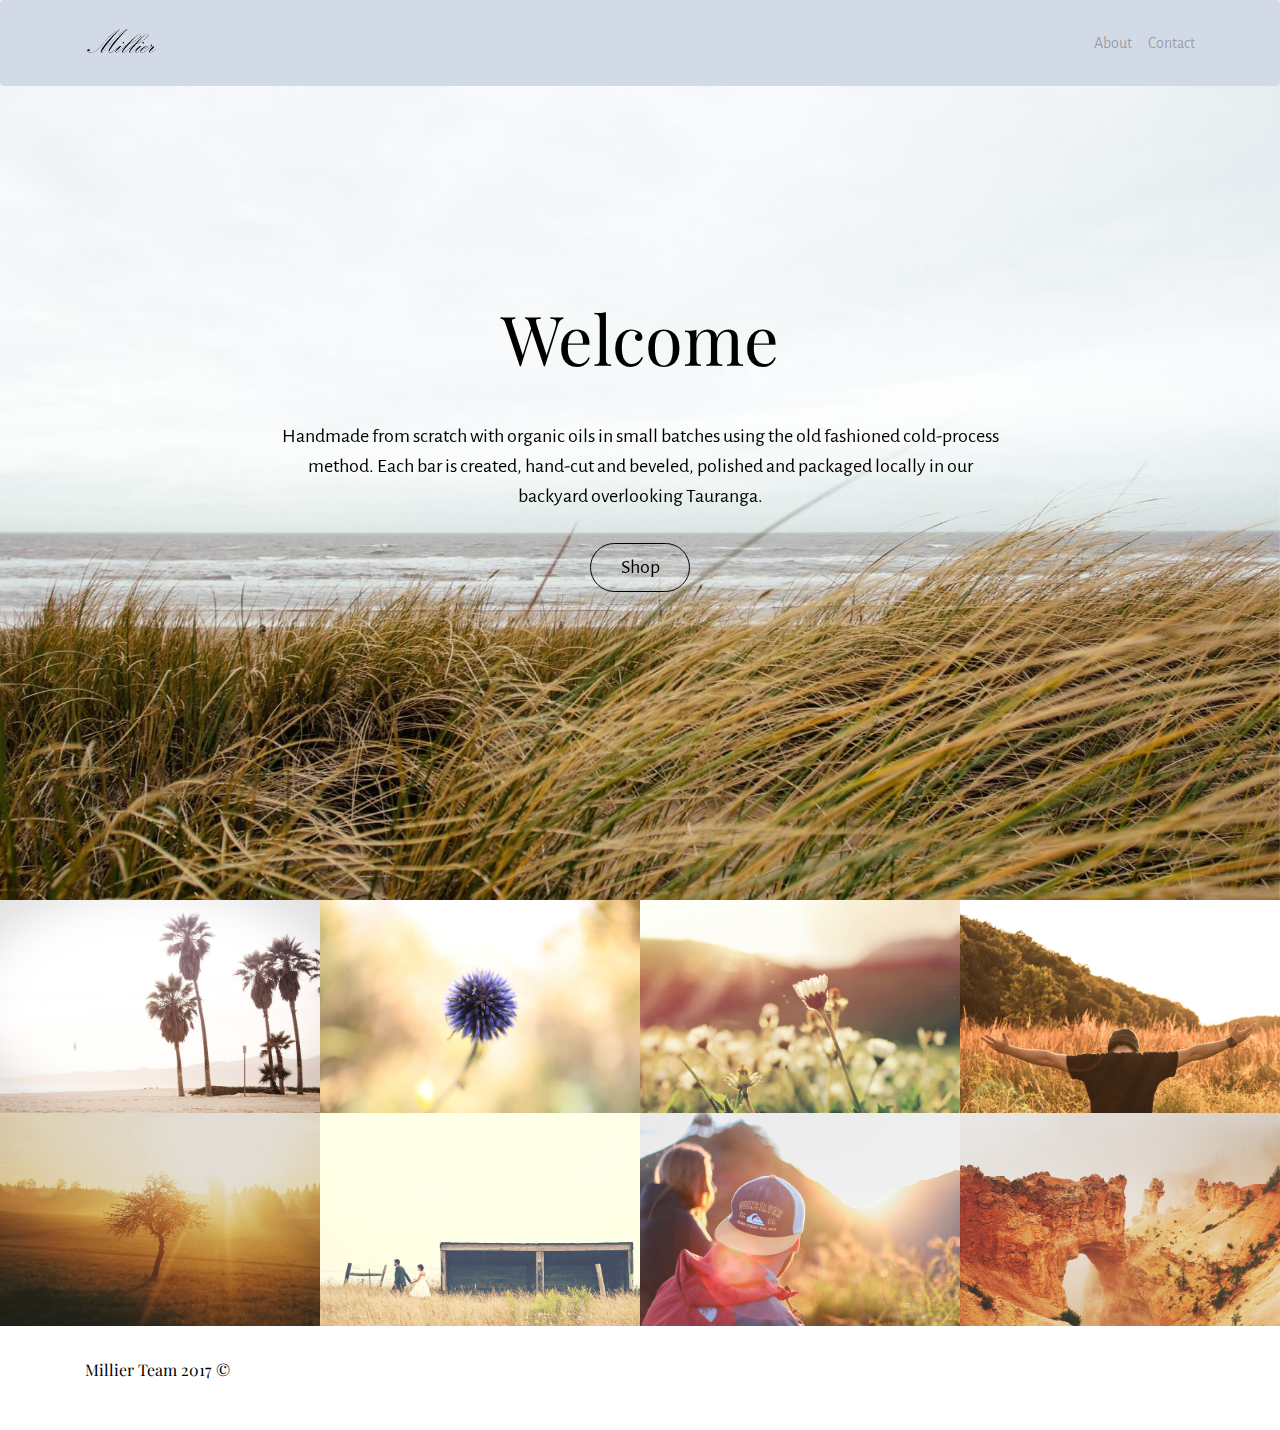
<file: index.html>
<!DOCTYPE html>
<html>
<head>
  <!-- Site made with Mobirise Website Builder v3.12.1, https://mobirise.com -->
  <meta charset="UTF-8">
  <meta http-equiv="X-UA-Compatible" content="IE=edge">
  <meta name="generator" content="Mobirise v3.12.1, mobirise.com">
  <meta name="viewport" content="width=device-width, initial-scale=1">
  <link rel="shortcut icon" href="assets/images/millier-254x128.png" type="image/x-icon">
  <meta name="description" content="">
  <title>Millier Home</title>
  <link rel="stylesheet" href="https://fonts.googleapis.com/css?family=Playfair+Display:400,700&subset=latin,cyrillic">
  <link rel="stylesheet" href="https://fonts.googleapis.com/css?family=Alegreya+Sans:400,700&subset=latin,vietnamese,latin-ext">
  <link rel="stylesheet" href="assets/tether/tether.min.css">
  <link rel="stylesheet" href="assets/bootstrap/css/bootstrap.min.css">
  <link rel="stylesheet" href="assets/puritym/css/style.css">
  <link rel="stylesheet" href="assets/mobirise/css/mbr-additional.css" type="text/css">
  
  
  
</head>
<body>
<nav class="navbar navbar-light mbr-navbar" id="menu-e" style="background-color: rgb(211, 218, 231);">
    <div class="container">
        <button class="navbar-toggler pull-right hidden-md-up" type="button" data-toggle="collapse" data-target="#exCollapsingNavbar2">
            <div class="hamburger-icon"></div>
        </button>

        <div class="clearfix"></div>
        <div class="collapse navbar-toggleable-sm" id="exCollapsingNavbar2">
            <span class="navbar-logo"><a href="index.html"><img src="assets/images/millier-254x128.png" alt="Millier Home"></a></span>
            <span><a class="navbar-brand" href="#"> </a></span>

            

            <ul class="nav navbar-nav pull-xs-right"><li class="nav-item"><a class="nav-link" href="about.html">About</a></li><li class="nav-item"><a class="nav-link" href="contact.html">Contact</a></li></ul>
        </div>
    </div>
</nav>

<section class="mbr-section mbr-section-full mbr-parallax-background mbr-after-navbar" id="header1-1" style="background-image: url(assets/images/photo-1.jpg);">
    <div class="mbr-table-cell">
        
        <div class="container">
            <div class="row">
                <div class="col-md-8 col-md-offset-2 text-xs-center">

                    <h1 class="mbr-section-title display-1">Welcome</h1>
                    <p class="lead">Handmade from scratch with organic oils in small batches using the old fashioned cold-process method. Each bar is created, hand-cut and beveled, polished and packaged locally in our backyard overlooking Tauranga.</p>
                    <div class="mbr-buttons--center"> <a class="btn btn-lg btn-secondary-outline" href="soap.html">Shop</a></div>
                </div>
            </div>
        </div>
        <a class="mbr-arrow" href="#gallery1-2"><i class="fa fa-angle-down"></i></a>
    </div>
</section>

<section class="mbr-gallery mbr-section mbr-section-nopadding" id="gallery1-2" style="background-color: rgb(239, 239, 239); padding-top: 0rem; padding-bottom: 0rem;">
    <!-- Gallery -->
    <div>
        <div class=" mbr-gallery-layout-default">
            <div>
                <div>
                    <div class="mbr-gallery-item">
                        <a data-toggle="modal" href="#lb-gallery1-2" data-slide-to="0">
                            <img alt="" src="assets/images/photo-3-small.jpg">
                            <span class="icon fa fa-search-plus"></span>
                        </a>
                    </div><div class="mbr-gallery-item">
                        <a data-toggle="modal" href="#lb-gallery1-2" data-slide-to="1">
                            <img alt="" src="assets/images/photo-4-small.jpg">
                            <span class="icon fa fa-search-plus"></span>
                        </a>
                    </div><div class="mbr-gallery-item">
                        <a data-toggle="modal" href="#lb-gallery1-2" data-slide-to="2">
                            <img alt="" src="assets/images/photo-5-small.jpg">
                            <span class="icon fa fa-search-plus"></span>
                        </a>
                    </div><div class="mbr-gallery-item">
                        <a data-toggle="modal" href="#lb-gallery1-2" data-slide-to="3">
                            <img alt="" src="assets/images/photo-7-small.jpg">
                            <span class="icon fa fa-search-plus"></span>
                        </a>
                    </div><div class="mbr-gallery-item">
                        <a data-toggle="modal" href="#lb-gallery1-2" data-slide-to="4">
                            <img alt="" src="assets/images/photo-8-small.jpg">
                            <span class="icon fa fa-search-plus"></span>
                        </a>
                    </div><div class="mbr-gallery-item">
                        <a data-toggle="modal" href="#lb-gallery1-2" data-slide-to="5">
                            <img alt="" src="assets/images/photo-11-small.jpg">
                            <span class="icon fa fa-search-plus"></span>
                        </a>
                    </div><div class="mbr-gallery-item">
                        <a data-toggle="modal" href="#lb-gallery1-2" data-slide-to="6">
                            <img alt="" src="assets/images/photo-12-small.jpg">
                            <span class="icon fa fa-search-plus"></span>
                        </a>
                    </div><div class="mbr-gallery-item">
                        <a data-toggle="modal" href="#lb-gallery1-2" data-slide-to="7">
                            <img alt="" src="assets/images/photo-13-small.jpg">
                            <span class="icon fa fa-search-plus"></span>
                        </a>
                    </div>
                </div>
            </div>
            <div class="clearfix"></div>
        </div>
    </div>

    <!-- Lightbox -->
    <div data-app-prevent-settings="" class="mbr-slider modal fade carousel slide" tabindex="-1" data-keyboard="true" data-interval="false" id="lb-gallery1-2">
        <div class="modal-dialog">
            <div class="modal-content">
                <div class="modal-body">
                    <ol class="carousel-indicators">
                        <li data-app-prevent-settings="" data-target="#lb-gallery1-2" class=" active" data-slide-to="0"></li><li data-app-prevent-settings="" data-target="#lb-gallery1-2" data-slide-to="1"></li><li data-app-prevent-settings="" data-target="#lb-gallery1-2" data-slide-to="2"></li><li data-app-prevent-settings="" data-target="#lb-gallery1-2" data-slide-to="3"></li><li data-app-prevent-settings="" data-target="#lb-gallery1-2" data-slide-to="4"></li><li data-app-prevent-settings="" data-target="#lb-gallery1-2" data-slide-to="5"></li><li data-app-prevent-settings="" data-target="#lb-gallery1-2" data-slide-to="6"></li><li data-app-prevent-settings="" data-target="#lb-gallery1-2" data-slide-to="7"></li>
                    </ol>
                    <div class="carousel-inner">
                        <div class="carousel-item active">
                            <img alt="" src="assets/images/photo-3.jpg">
                        </div><div class="carousel-item">
                            <img alt="" src="assets/images/photo-4.jpg">
                        </div><div class="carousel-item">
                            <img alt="" src="assets/images/photo-5.jpg">
                        </div><div class="carousel-item">
                            <img alt="" src="assets/images/photo-7.jpg">
                        </div><div class="carousel-item">
                            <img alt="" src="assets/images/photo-8.jpg">
                        </div><div class="carousel-item">
                            <img alt="" src="assets/images/photo-11.jpg">
                        </div><div class="carousel-item">
                            <img alt="" src="assets/images/photo-12.jpg">
                        </div><div class="carousel-item">
                            <img alt="" src="assets/images/photo-13.jpg">
                        </div>
                    </div>
                    <a class="left carousel-control" role="button" data-slide="prev" href="#lb-gallery1-2">
                        <span class="icon-prev" aria-hidden="true"></span>
                        <span class="sr-only">Previous</span>
                    </a>
                    <a class="right carousel-control" role="button" data-slide="next" href="#lb-gallery1-2">
                        <span class="icon-next" aria-hidden="true"></span>
                        <span class="sr-only">Next</span>
                    </a>

                    <a class="close" href="#" role="button" data-dismiss="modal">
                        <span aria-hidden="true">×</span>
                        <span class="sr-only">Close</span>
                    </a>
                </div>
            </div>
        </div>
    </div>
</section>

<footer class="mbr-section mbr-section-nopadding mbr-footer" id="footer1-3" style="background-color: rgb(255, 255, 255); padding-top: 2rem; padding-bottom: 1.98rem;">
    
    <div class="container">
        <p>Millier Team 2017 ©</p>
    </div>
</footer>


  <script src="assets/web/assets/jquery/jquery.min.js"></script>
  <script src="assets/tether/tether.min.js"></script>
  <script src="assets/bootstrap/js/bootstrap.min.js"></script>
  <script src="assets/smooth-scroll/SmoothScroll.js"></script>
  <script src="assets/jarallax/jarallax.js"></script>
  <script src="assets/masonry/masonry.pkgd.min.js"></script>
  <script src="assets/imagesloaded/imagesloaded.pkgd.min.js"></script>
  <script src="assets/bootstrap-carousel-swipe/bootstrap-carousel-swipe.js"></script>
  <script src="assets/puritym/js/script.js"></script>
  <script src="assets/mobirise-gallery/script.js"></script>
  
  
</body>
</html>
</file>
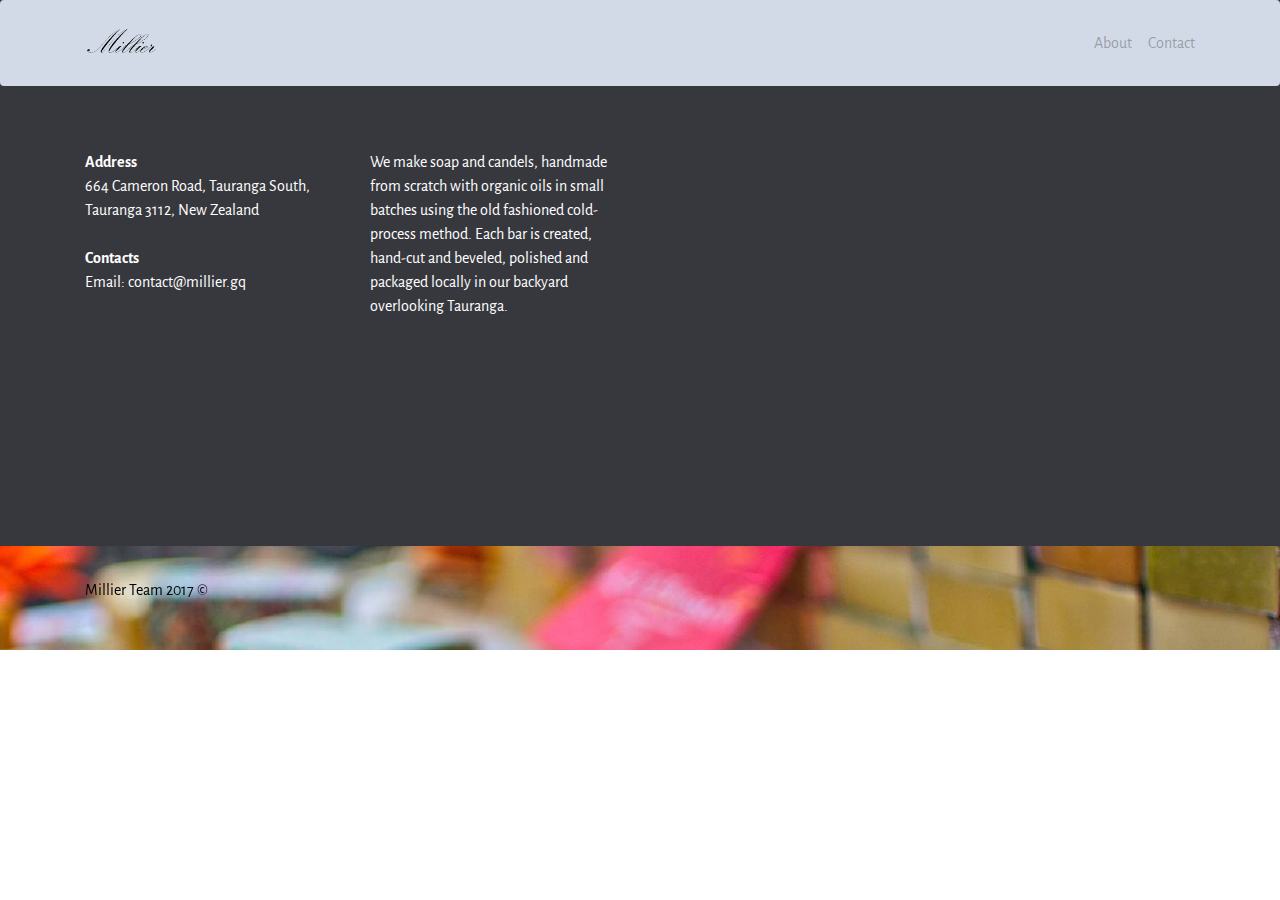
<file: about.html>
<!DOCTYPE html>
<html>
<head>
  <!-- Site made with Mobirise Website Builder v3.12.1, https://mobirise.com -->
  <meta charset="UTF-8">
  <meta http-equiv="X-UA-Compatible" content="IE=edge">
  <meta name="generator" content="Mobirise v3.12.1, mobirise.com">
  <meta name="viewport" content="width=device-width, initial-scale=1">
  <link rel="shortcut icon" href="assets/images/millier-254x128.png" type="image/x-icon">
  <meta name="description" content="">
  <title>About Us</title>
  <link rel="stylesheet" href="https://fonts.googleapis.com/css?family=Playfair+Display:400,700&subset=latin,cyrillic">
  <link rel="stylesheet" href="https://fonts.googleapis.com/css?family=Alegreya+Sans:400,700&subset=latin,vietnamese,latin-ext">
  <link rel="stylesheet" href="assets/tether/tether.min.css">
  <link rel="stylesheet" href="assets/bootstrap/css/bootstrap.min.css">
  <link rel="stylesheet" href="assets/puritym/css/style.css">
  <link rel="stylesheet" href="assets/mobirise/css/mbr-additional.css" type="text/css">
  
  
  
</head>
<body>
<nav class="navbar navbar-light mbr-navbar" id="menu-4" style="background-color: rgb(211, 218, 231);">
    <div class="container">
        <button class="navbar-toggler pull-right hidden-md-up" type="button" data-toggle="collapse" data-target="#exCollapsingNavbar2">
            <div class="hamburger-icon"></div>
        </button>

        <div class="clearfix"></div>
        <div class="collapse navbar-toggleable-sm" id="exCollapsingNavbar2">
            <span class="navbar-logo"><a href="index.html"><img src="assets/images/millier-254x128.png" alt="Mobirise"></a></span>
            <span><a class="navbar-brand" href="https://mobirise.com"></a></span>

            

            <ul class="nav navbar-nav pull-xs-right"><li class="nav-item"><a class="nav-link" href="about.html">About</a></li><li class="nav-item"><a class="nav-link" href="contact.html">Contact</a></li></ul>
        </div>
    </div>
</nav>

<section class="mbr-section mbr-section-small mbr-footer mbr-after-navbar" id="contacts2-n" style="background-color: rgb(55, 56, 62); padding-top: 6rem; padding-bottom: 6rem;">
    
    <div class="container">
        <div class="row">
            <div class="col-xs-12 col-md-3">
                <p><strong>Address</strong><br>664 Cameron Road, Tauranga South, Tauranga 3112, New Zealand<br><br>
<strong>Contacts</strong><br>
Email: contact@millier.gq<br><br></p>
            </div>
            <div class="col-xs-12 col-md-3"><p>We make soap and candels,&nbsp;<span style="font-size: 1rem; line-height: 1.5;">handmade from scratch with organic oils in small batches using the old fashioned cold-process method. Each bar is created, hand-cut and beveled, polished and packaged locally in our backyard overlooking Tauranga.</span></p></div>
            <div class="col-xs-12 col-md-6">
                <div class="mbr-map"><iframe frameborder="0" style="border:0" src="https://www.google.com/maps/embed/v1/place?key=AIzaSyA0Dx_boXQiwvdz8sJHoYeZNVTdoWONYkU&amp;q=place_id:ChIJ7VO57MrbbW0ROQVqjyO7QIs" allowfullscreen=""></iframe></div>
            </div>
        </div>
    </div>
</section>

<footer class="mbr-section mbr-section-nopadding mbr-footer mbr-parallax-background" id="footer1-5" style="background-image: url(assets/images/mbr-2000x1325.jpg); padding-top: 2rem; padding-bottom: 1.98rem;">
    
    <div class="container">
        <p>Millier Team 2017 ©</p>
    </div>
</footer>


  <script src="assets/web/assets/jquery/jquery.min.js"></script>
  <script src="assets/tether/tether.min.js"></script>
  <script src="assets/bootstrap/js/bootstrap.min.js"></script>
  <script src="assets/smooth-scroll/SmoothScroll.js"></script>
  <script src="assets/jarallax/jarallax.js"></script>
  <script src="assets/puritym/js/script.js"></script>
  
  
</body>
</html>
</file>
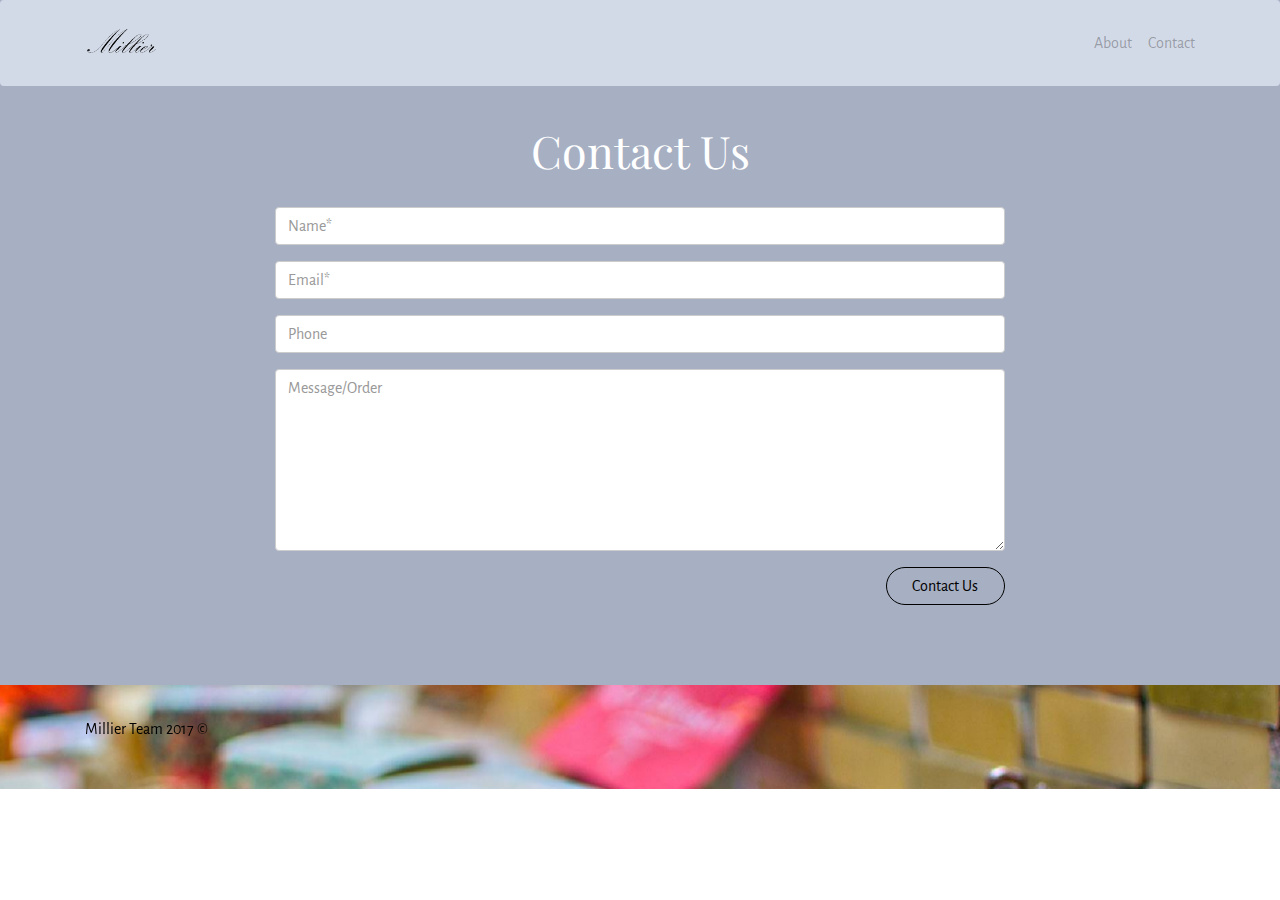
<file: contact.html>
<!DOCTYPE html>
<html>
<head>
  <!-- Site made with Mobirise Website Builder v3.12.1, https://mobirise.com -->
  <meta charset="UTF-8">
  <meta http-equiv="X-UA-Compatible" content="IE=edge">
  <meta name="generator" content="Mobirise v3.12.1, mobirise.com">
  <meta name="viewport" content="width=device-width, initial-scale=1">
  <link rel="shortcut icon" href="assets/images/millier-254x128.png" type="image/x-icon">
  <meta name="description" content="">
  <title>Contact</title>
  <link rel="stylesheet" href="https://fonts.googleapis.com/css?family=Playfair+Display:400,700&subset=latin,cyrillic">
  <link rel="stylesheet" href="https://fonts.googleapis.com/css?family=Alegreya+Sans:400,700&subset=latin,vietnamese,latin-ext">
  <link rel="stylesheet" href="assets/tether/tether.min.css">
  <link rel="stylesheet" href="assets/bootstrap/css/bootstrap.min.css">
  <link rel="stylesheet" href="assets/puritym/css/style.css">
  <link rel="stylesheet" href="assets/mobirise/css/mbr-additional.css" type="text/css">
  
  
  
</head>
<body>
<nav class="navbar navbar-light mbr-navbar" id="menu-6" style="background-color: rgb(211, 218, 231);">
    <div class="container">
        <button class="navbar-toggler pull-right hidden-md-up" type="button" data-toggle="collapse" data-target="#exCollapsingNavbar2">
            <div class="hamburger-icon"></div>
        </button>

        <div class="clearfix"></div>
        <div class="collapse navbar-toggleable-sm" id="exCollapsingNavbar2">
            <span class="navbar-logo"><a href="index.html"><img src="assets/images/millier-254x128.png" alt="Mobirise"></a></span>
            <span><a class="navbar-brand" href="https://mobirise.com"></a></span>

            

            <ul class="nav navbar-nav pull-xs-right"><li class="nav-item"><a class="nav-link" href="about.html">About</a></li><li class="nav-item"><a class="nav-link" href="contact.html">Contact</a></li></ul>
        </div>
    </div>
</nav>

<section class="mbr-section mbr-section-small mbr-after-navbar" id="form1-8" style="background-color: rgb(167, 176, 195); padding-top: 4.5rem; padding-bottom: 4.5rem;">
    
    <div class="container">
        <div class="row">
            <div class="col-sm-8 col-sm-offset-2" data-form-type="formoid">
                <h2 class="mbr-section-title display-3 text-xs-center">Contact Us</h2>

                <div data-form-alert="true"><div hidden="" data-form-alert-success="true">Thanks for filling out form!</div></div>
                <form action="https://mobirise.com/" method="post" data-form-title="Contact Us">
                    <input type="hidden" value="5YyID9tXDcJMr/durX1fY9mJdIIf4tMsqP9FNbGbcZXBKBU1dXB9LnTny9cEaZ2G4wC+tpBhK7ANCanKZh66aEseiXdkVQGxeAiMEPR05I4tat4Hce7pBK+p8M5LgZzS" data-form-email="true">
                    <div class="form-group">
                        <input type="text" class="form-control" name="name" required="" placeholder="Name*" data-form-field="Name">
                    </div>
                    <div class="form-group">
                        <input type="email" class="form-control" name="email" required="" placeholder="Email*" data-form-field="Email">
                    </div>
                    <div class="form-group">
                        <input type="tel" class="form-control" name="phone" placeholder="Phone" data-form-field="Phone">
                    </div>
                    <div class="form-group">
                        <textarea class="form-control" name="message" rows="7" placeholder="Message/Order" data-form-field="Message"></textarea>
                    </div>
                    <div class="text-xs-right"><button type="submit" class="btn btn-secondary-outline">Contact Us</button></div>
                </form>
            </div>
        </div>
    </div>
</section>

<footer class="mbr-section mbr-section-nopadding mbr-footer mbr-parallax-background" id="footer1-7" style="background-image: url(assets/images/mbr-2000x1325.jpg); padding-top: 2rem; padding-bottom: 1.98rem;">
    
    <div class="container">
        <p>Millier Team 2017 ©</p>
    </div>
</footer>


  <script src="assets/web/assets/jquery/jquery.min.js"></script>
  <script src="assets/tether/tether.min.js"></script>
  <script src="assets/bootstrap/js/bootstrap.min.js"></script>
  <script src="assets/smooth-scroll/SmoothScroll.js"></script>
  <script src="assets/jarallax/jarallax.js"></script>
  <script src="assets/puritym/js/script.js"></script>
  <script src="assets/formoid/formoid.min.js"></script>
  
  
</body>
</html>
</file>
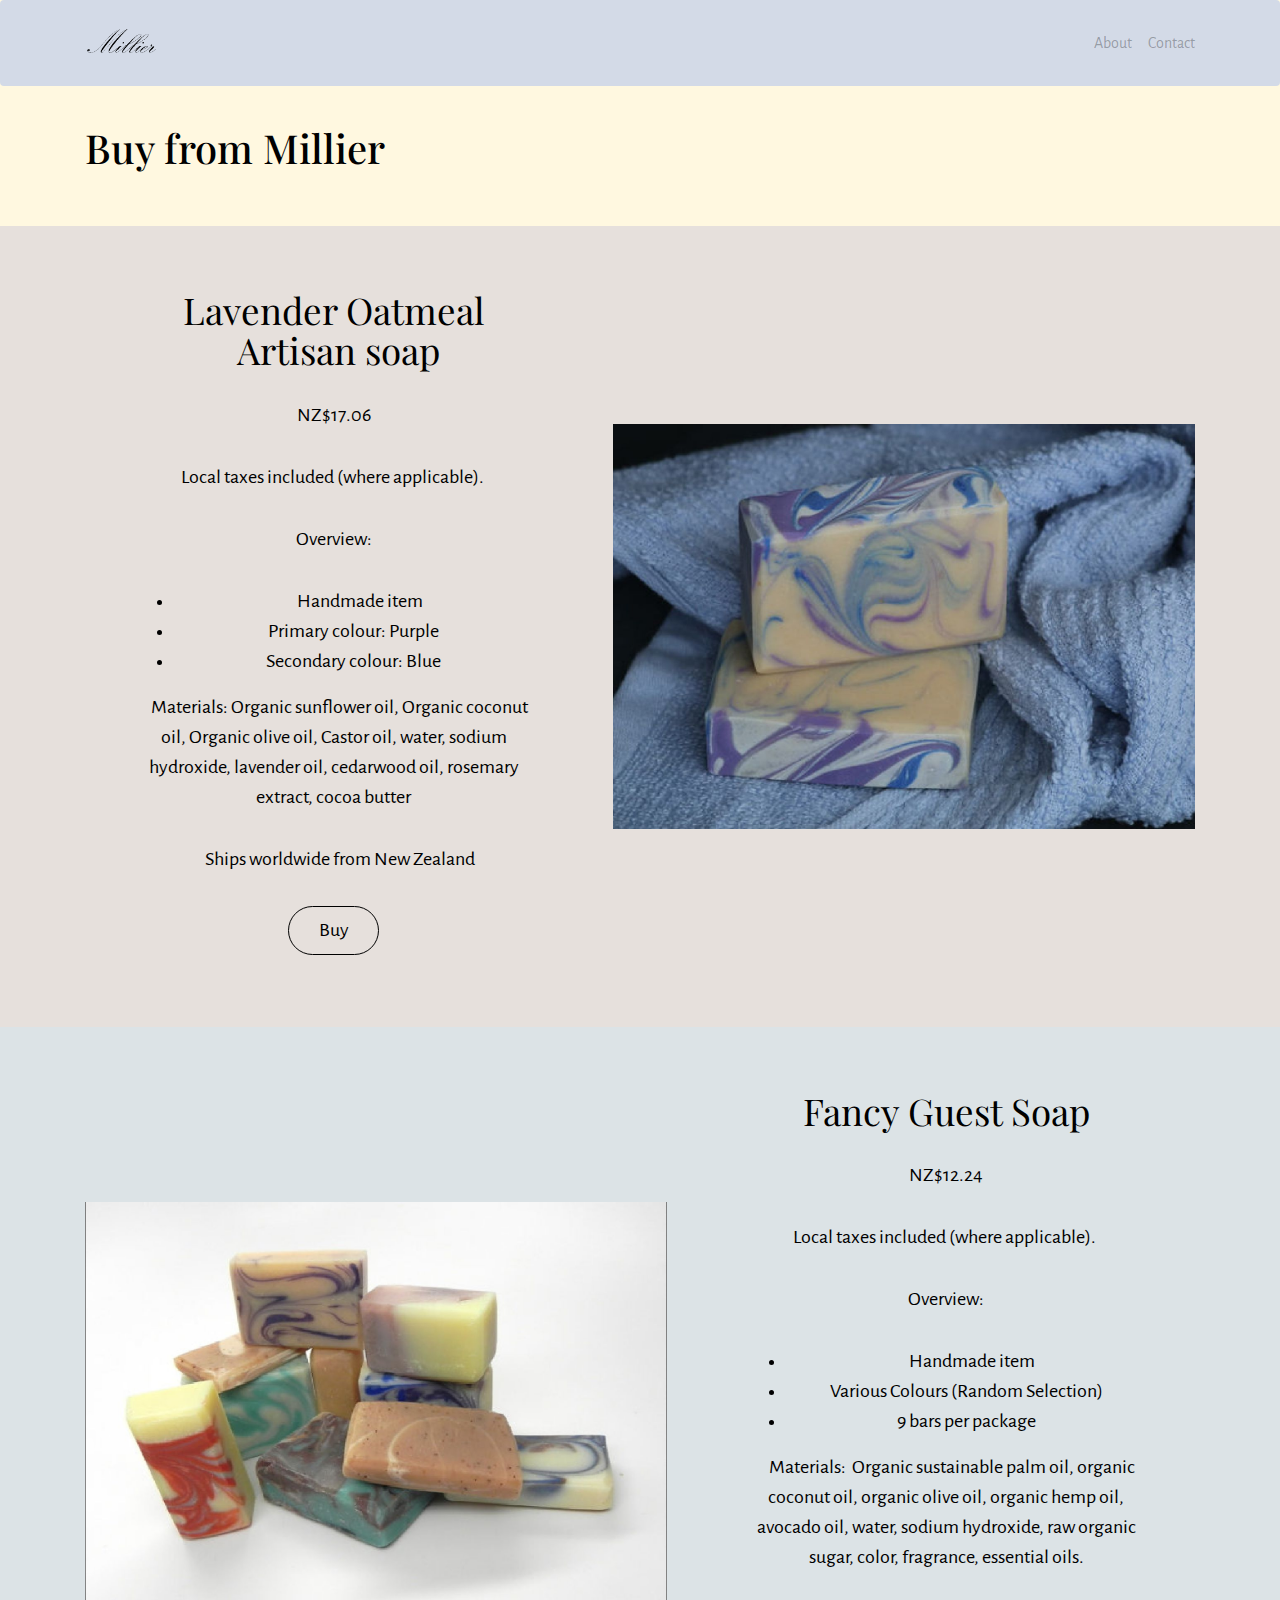
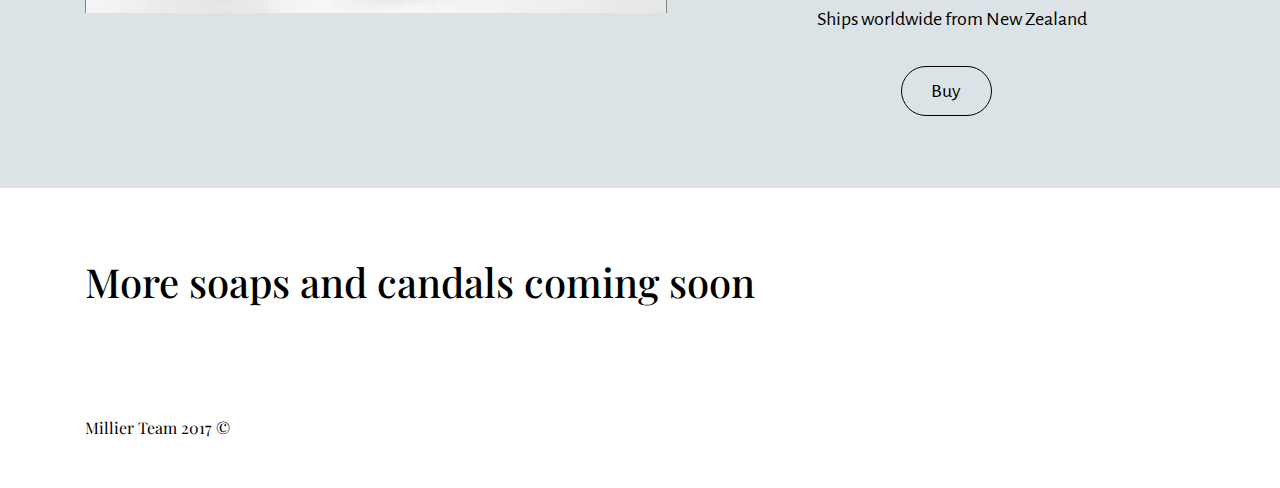
<file: soap.html>
<!DOCTYPE html>
<html>
<head>
  <!-- Site made with Mobirise Website Builder v3.12.1, https://mobirise.com -->
  <meta charset="UTF-8">
  <meta http-equiv="X-UA-Compatible" content="IE=edge">
  <meta name="generator" content="Mobirise v3.12.1, mobirise.com">
  <meta name="viewport" content="width=device-width, initial-scale=1">
  <link rel="shortcut icon" href="assets/images/millier-254x128.png" type="image/x-icon">
  <meta name="description" content="">
  <title>Soaps</title>
  <link rel="stylesheet" href="https://fonts.googleapis.com/css?family=Playfair+Display:400,700&subset=latin,cyrillic">
  <link rel="stylesheet" href="https://fonts.googleapis.com/css?family=Alegreya+Sans:400,700&subset=latin,vietnamese,latin-ext">
  <link rel="stylesheet" href="assets/tether/tether.min.css">
  <link rel="stylesheet" href="assets/bootstrap/css/bootstrap.min.css">
  <link rel="stylesheet" href="assets/puritym/css/style.css">
  <link rel="stylesheet" href="assets/mobirise/css/mbr-additional.css" type="text/css">



</head>
<body>
<nav class="navbar navbar-light mbr-navbar" id="menu-g" style="background-color: rgb(211, 218, 231);">
    <div class="container">
        <button class="navbar-toggler pull-right hidden-md-up" type="button" data-toggle="collapse" data-target="#exCollapsingNavbar2">
            <div class="hamburger-icon"></div>
        </button>

        <div class="clearfix"></div>
        <div class="collapse navbar-toggleable-sm" id="exCollapsingNavbar2">
            <span class="navbar-logo"><a href="index.html"><img src="assets/images/millier-254x128.png" alt="Millier Home"></a></span>
            <span><a class="navbar-brand" href="#"> </a></span>



            <ul class="nav navbar-nav pull-xs-right"><li class="nav-item"><a class="nav-link" href="about.html">About</a></li><li class="nav-item"><a class="nav-link" href="contact.html">Contact</a></li></ul>
        </div>
    </div>
</nav>

<section class="mbr-section mbr-section-small mbr-after-navbar" id="msg-box1-p" style="background-color: rgb(255, 248, 224); padding-top: 4.5rem; padding-bottom: 3rem;">


    <div class="container">
        <div class="row">

            <div>

                <div class="col-sm-8">
                    <h2 class="mbr-section-title h1">Buy from Millier</h2>

                </div>

            </div>
        </div>
    </div>
</section>

<section class="mbr-section mbr-section-nopadding" id="msg-box4-l" style="background-color: rgb(230, 224, 220); padding-top: 0rem; padding-bottom: 0rem;">

    <div class="container">
        <div class="row">

            <div class="col-xs-12 col-lg-3 mbr-inner-padding text-xs-center mbr-table-cell-lg">
                <h3 class="mbr-section-title display-4">Lavender Oatmeal &nbsp;Artisan soap</h3>

                <div class="lead"><p><span style="font-size: 1.25rem; line-height: 1.5;">NZ$17.06</span><br></p><p>Local taxes included (where applicable).&nbsp;</p><p>Overview:</p><ul><li>&nbsp; &nbsp; Handmade item</li><li><span style="font-size: 1.25rem; line-height: 1.5;">Primary colour: Purple</span></li><li><span style="font-size: 1.25rem; line-height: 1.5;">Secondary colour: Blue</span></li></ul><p>&nbsp; &nbsp; Materials: Organic sunflower oil, Organic coconut oil, Organic olive oil, Castor oil, water, sodium hydroxide, lavender oil, cedarwood oil, rosemary extract, cocoa butter</p><p>&nbsp; &nbsp; Ships worldwide from New Zealand</p></div>
                <div><a class="btn btn-lg btn-secondary-outline" href="contact.html">Buy</a></div>
            </div>
            <div class="col-xs-12 col-lg-9 mbr-table-cell-lg image-size" style="width: 29%;">
                <div class="mbr-figure"><img src="assets/images/il-570xn-1400x972.jpg"></div>
            </div>
        </div>
    </div>
</section>

<section class="mbr-section mbr-section-nopadding" id="msg-box4-m" style="background-color: rgb(220, 227, 230); padding-top: 0rem; padding-bottom: 0rem;">

    <div class="container">
        <div class="row">
            <div class="col-xs-12 col-lg-9 mbr-table-cell-lg image-size" style="width: 29%;">
                <div class="mbr-figure"><img src="assets/images/il-570xn-1400x989.jpg"></div>
            </div>
            <div class="col-xs-12 col-lg-3 mbr-inner-padding text-xs-center mbr-table-cell-lg">
                <h3 class="mbr-section-title display-4">Fancy Guest Soap</h3>

                <div class="lead"><p><span style="font-size: 1.25rem; line-height: 1.5;">NZ$12.24</span><br></p><p>Local taxes included (where applicable).&nbsp;</p><p>Overview:</p><ul><li>&nbsp; &nbsp; Handmade item</li><li>Various Colours (Random Selection)</li><li>9 bars per package</li></ul><p>&nbsp; &nbsp; Materials: &nbsp;Organic sustainable palm oil, organic coconut oil, organic olive oil, organic hemp oil, avocado oil, water, sodium hydroxide, raw organic sugar, color, fragrance, essential oils.</p><p>&nbsp; &nbsp; Ships worldwide from New Zealand</p></div>
                <div><a class="btn btn-lg btn-secondary-outline" href="contact.html">Buy</a></div>
            </div>

        </div>
    </div>
</section>

<section class="mbr-section mbr-section-small" id="msg-box2-r" style="background-color: rgb(255, 255, 255); padding-top: 4.5rem; padding-bottom: 4.5rem;">


    <div class="container">
        <div class="row">

            <div>

                <div class="col-sm-8">
                    <h2 class="mbr-section-title h1">More soaps and candals coming soon</h2>

                </div>

            </div>
        </div>
    </div>
</section>

<footer class="mbr-section mbr-section-nopadding mbr-footer" id="footer1-f" style="background-color: rgb(255, 255, 255); padding-top: 2rem; padding-bottom: 1.98rem;">

    <div class="container">
        <p>Millier Team 2017 ©</p>
    </div>
</footer>


  <script src="assets/web/assets/jquery/jquery.min.js"></script>
  <script src="assets/tether/tether.min.js"></script>
  <script src="assets/bootstrap/js/bootstrap.min.js"></script>
  <script src="assets/smooth-scroll/SmoothScroll.js"></script>
  <script src="assets/puritym/js/script.js"></script>


</body>
</html>
</file>
<file: assets/mobirise/css/mbr-additional.css>
@import url(https://fonts.googleapis.com/css?family=Playfair+Display:400,700&subset=latin,cyrillic);

#footer1-3 P {
  color: #000000;
  font-family: 'Playfair Display', sans-serif;
}
#menu-e .navbar-toggler {
  color: #000;
}
#menu-4 .navbar-toggler {
  color: #000;
}
#footer1-5 P {
  color: #000000;
}
#menu-6 .navbar-toggler {
  color: #000;
}
#footer1-7 P {
  color: #000000;
}
#form1-8 .mbr-section-title {
  color: #ffffff;
}

#footer1-f P {
  color: #000000;
  font-family: 'Playfair Display', sans-serif;
}
#menu-g .navbar-toggler {
  color: #000;
}
#msg-box4-m .lead UL {
  text-align: center;
}
</file>
<file: assets/puritym/css/style.css>
/**
 * BOOTSTRAP CUSTOM
 */
.container {
  position: relative; }

.btn {
  margin-bottom: 0.5rem; }
  .btn + .btn {
    margin-left: 1rem; }

.btn-white {
  background: #fff;
  color: inherit; }

.btn-black {
  background: #000;
  color: #fff; }

.btn-social,
.btn-social:hover,
.btn-social:active,
.btn-social:focus {
  color: #fff; }

.display-1 {
  font-size: 4.3rem;
  margin-top: 3.9rem;
  margin-bottom: 2.8rem; }

.display-2 {
  font-size: 3.5rem;
  margin-top: 3.5rem;
  margin-bottom: 2.5rem; }

.display-3 {
  font-size: 2.8rem;
  margin-top: 3.2rem;
  margin-bottom: 2rem; }

.display-4 {
  font-size: 2.3rem;
  margin-top: 2.3rem;
  margin-bottom: 1.8rem; }

p.lead,
.lead p {
  margin-bottom: 2rem; }

.card .card-img-top {
  width: 100%; }

.card-block {
  background-color: #fff; }

@media (min-width: 768px) {
  .col-md-4:nth-of-type(3n+1) {
    clear: left; } }
@media (min-width: 544px) and (max-width: 767px) {
  .col-md-4:nth-of-type(odd) {
    clear: left; } }
.row.no-gutter {
  margin-left: 0;
  margin-right: 0; }

.row.no-gutter > [class*=col-]:not(:first-child),
.row.no-gutter > [class*=col-]:not(:last-child) {
  padding-right: 0;
  padding-left: 0; }

blockquote {
  padding: .5rem 1rem;
  margin: 0 0 1rem;
  margin-bottom: 1rem;
  font-size: 1.25rem;
  border-left: .25rem solid #f1c050; }

/**
 * TYPOGRAPHY
 */
body {
  font-family: "Alegreya Sans", sans-serif; }

h1, h2, h3, h4, h5, h6,
.h1, .h2, .h3, .h4, .h5, .h6,
.display-1, .display-2, .display-3, .display-4 {
  font-family: "Playfair Display", sans-serif; }

/**
 * MAPS
 */
@-webkit-keyframes mapCircleLoading {
  from {
    -webkit-transform: rotate(0deg); }
  to {
    -webkit-transform: rotate(359deg); } }
@keyframes mapCircleLoading {
  from {
    transform: rotate(0deg); }
  to {
    transform: rotate(359deg); } }
.mbr-map {
  position: relative; }
  .mbr-map iframe {
    height: 100%;
    width: 100%; }
  .mbr-map [data-state-details] {
    color: #6b6763;
    font-family: "Alegreya Sans", sans-serif;
    font-size: 1.25rem;
    height: 1.5em;
    margin-top: -0.75em;
    padding-left: 20px;
    padding-right: 20px;
    position: absolute;
    text-align: center;
    top: 50%;
    width: 100%; }
  .mbr-map[data-state] {
    background: #e9e5dc; }
  .mbr-map[data-state="loading"] [data-state-details] {
    display: none; }
  .mbr-map[data-state="loading"]::after {
    content: "";
    -webkit-animation: mapCircleLoading .6s infinite linear;
    animation: mapCircleLoading .6s infinite linear;
    border-radius: 50%;
    border: 6px rgba(255, 255, 255, 0.35) solid;
    border-top-color: #fff;
    height: 40px;
    left: 50%;
    margin-left: -20px;
    margin-top: -20px;
    position: absolute;
    top: 50%;
    width: 40px; }

/**
 * SECTIONS
 */
.mbr-section {
  position: relative;
  padding-top: 9rem;
  padding-bottom: 9rem;
  background-position: 50% 50%;
  background-repeat: no-repeat;
  background-size: cover; }

.mbr-section-full {
  display: table;
  width: 100%;
  height: 100vh;
  padding-top: 0;
  padding-bottom: 0; }

.mbr-section-small {
  padding-top: 4.5rem;
  padding-bottom: 4.5rem; }

.mbr-section-nopadding {
  padding-top: 0;
  padding-bottom: 0; }

.mbr-section-title {
  margin-top: 0; }

.mbr-table {
  display: table; }

.mbr-table-cell {
  position: relative;
  display: table-cell;
  vertical-align: middle;
  padding-top: 9rem;
  padding-bottom: 9rem; }

.mbr-table-cell-lg {
  position: relative;
  display: table-cell;
  vertical-align: middle;
  padding-top: 0;
  padding-bottom: 0;
  float: none; }

@media (max-width: 991px) {
  .mbr-table-cell-lg {
    display: block; } }
.mbr-inner-padding {
  padding: 4rem; }

/* footer */
.mbr-footer {
  color: #fff; }
  .mbr-footer .mbr-map,
  .mbr-footer .mbr-google-map {
    height: 300px; }
  .mbr-footer .form-control {
    color: #fff;
    background-color: #26272c;
    border-color: #1b1c20; }
  .mbr-footer ul {
    list-style-type: none;
    padding: 0; }
    .mbr-footer ul li {
      position: relative;
      padding-left: 1.2rem; }
      .mbr-footer ul li:before {
        content: '';
        position: absolute;
        margin-left: -1.2rem;
        width: 10px;
        height: 1px;
        top: 50%;
        background-color: #fff; }

footer.mbr-footer {
  padding-top: 3rem;
  padding-bottom: 2rem; }

/**
 * NAVBAR
 */
.mbr-navbar {
  position: absolute;
  top: 0;
  right: 0;
  left: 0;
  padding: 1.5rem 1rem;
  background-color: #fff;
  z-index: 1030; }
  .mbr-navbar.navbar-fixed-top {
    position: fixed; }
  .mbr-navbar.navbar-transparent {
    background-color: transparent; }
  .mbr-navbar .navbar-logo {
    margin-right: 1.5rem;
    float: left; }
  .mbr-navbar .navbar-logo,
  .mbr-navbar .navbar-logo img {
    height: 37px; }
  .mbr-navbar .navbar-brand {
    margin-right: 1.5rem; }
  .mbr-navbar .navbar-divider,
  .mbr-navbar .navbar-nav .nav-item + .nav-item,
  .mbr-navbar .navbar-nav .nav-link + .nav-link {
    margin-left: 1rem; }
  .mbr-navbar .navbar-nav + .navbar-nav {
    margin-right: 20px; }

.mbr-navbar .hamburger-icon, .navbar-dropdown .hamburger-icon {
  content: "";
  width: 16px;
  -webkit-box-shadow: 0 -6px 0 1px,0 0 0 1px,0 6px 0 1px;
  -moz-box-shadow: 0 -6px 0 1px,0 0 0 1px,0 6px 0 1px;
  box-shadow: 0 -6px 0 1px,0 0 0 1px,0 6px 0 1px; }

/**
 * HELPERS
 */
/* Colors */
.text-white {
  color: #fff !important; }

.text-black {
  color: #000 !important; }

/**
 * Mobirise Classes
 */
.mbr-after-navbar:before {
  content: "";
  display: block;
  height: 54px; }

.mbr-section__container--first {
  padding-bottom: 1rem; }

.mbr-section__container--middle {
  padding-top: 1rem;
  padding-bottom: 1rem; }

.mbr-section__container--last {
  padding-top: 1rem; }

.mbr-overlay,
.mbr-background-video,
.mbr-background-video-preview {
  position: absolute;
  bottom: 0;
  left: 0;
  right: 0;
  top: 0; }

.mbr-overlay {
  background-color: #fff;
  opacity: 0.5;
  z-index: 1; }
  .mbr-overlay ~ * {
    z-index: 2; }

.mbr-background-video-preview {
  z-index: 0 !important; }

.mbr-figure {
  display: block;
  overflow: hidden;
  position: relative;
  width: 100%;
  margin: 0; }
  .mbr-figure img, .mbr-figure iframe {
    display: block;
    width: 100%; }
  .mbr-figure .mbr-figure-caption {
    width: 100%;
    padding: 1.5rem 0;
    background-color: #FFF8E0; }
  .mbr-figure .mbr-figure-caption-over {
    position: absolute;
    bottom: 0;
    background-color: rgba(255, 255, 255, 0.5); }

.mbr-map,
.mbr-google-map {
  height: 400px; }

.mbr-arrow {
  position: absolute;
  text-align: center;
  font-size: 35px;
  bottom: 71px;
  left: 50%;
  width: 30px;
  margin-left: -15px;
  line-height: 1px;
  padding: 0 20px;
  -webkit-animation: floating-arrow 1.6s infinite ease-in-out 0s;
  -o-animation: floating-arrow 1.6s infinite ease-in-out 0s;
  animation: floating-arrow 1.6s infinite ease-in-out 0s; }
  .mbr-arrow, .mbr-arrow:hover, .mbr-arrow:focus {
    color: inherit; }

@-webkit-keyframes floating-arrow {
  from {
    -webkit-transform: translateY(0);
    transform: translateY(0); }
  65% {
    -webkit-transform: translateY(11px);
    transform: translateY(11px); }
  to {
    -webkit-transform: translateY(0);
    transform: translateY(0); } }
@-o-keyframes floating-arrow {
  from {
    -webkit-transform: translateY(0);
    transform: translateY(0); }
  65% {
    -webkit-transform: translateY(11px);
    transform: translateY(11px); }
  to {
    -webkit-transform: translateY(0);
    transform: translateY(0); } }
@keyframes floating-arrow {
  from {
    -webkit-transform: translateY(0);
    transform: translateY(0); }
  65% {
    -webkit-transform: translateY(11px);
    transform: translateY(11px); }
  to {
    -webkit-transform: translateY(0);
    transform: translateY(0); } }
@media (max-width: 767px) {
  .mbr-arrow {
    bottom: 41px; } }
@media (max-width: 320px) {
  .mbr-arrow {
    bottom: 21px;
    text-align: center; } }
@media all and (device-width: 320px) and (device-height: 568px) and (orientation: portrait) {
  .mbr-arrow {
    bottom: 31px; } }
/*-------

   Slider

-------*/
.mbr-slider .carousel-inner > .active,
.mbr-slider .carousel-inner > .next,
.mbr-slider .carousel-inner > .prev {
  display: table; }

.mbr-slider .carousel-control {
  background-image: none;
  width: 54px;
  height: 54px;
  top: 50%;
  margin-top: -27px;
  line-height: 54px;
  border-radius: 27px;
  color: inherit;
  background: #fff;
  border: 1px solid #000;
  opacity: 1;
  text-shadow: none;
  z-index: 5;
  -webkit-transition: all 0.2s ease-in-out 0s;
  -o-transition: all 0.2s ease-in-out 0s;
  transition: all 0.2s ease-in-out 0s; }

.mbr-slider .carousel-control .icon-next,
.mbr-slider .carousel-control .icon-prev {
  margin-top: -18px;
  font-size: 30px; }

.mbr-slider .carousel-control.left {
  margin-left: 2rem; }

.mbr-slider .carousel-control.right {
  margin-right: 2rem; }

.mbr-slider .carousel-control:hover {
  background: #000;
  color: #fff; }

.mbr-slider .carousel-indicators {
  bottom: 0; }

.mbr-slider .carousel-indicators li,
.mbr-slider .carousel-indicators .active {
  width: 15px;
  height: 15px;
  margin: 3px;
  border: 1px solid #000; }

.mbr-slider .carousel-indicators .active {
  background-color: #000; }

.mbr-slider .mbr-overlay {
  z-index: 0; }

@media (max-width: 767px) {
  .mbr-slider .carousel-control {
    top: auto;
    bottom: 20px; }

  .mbr-slider > .container .carousel-control {
    margin-bottom: 0px; } }
/* boxed slider */
.mbr-slider > .boxed-slider {
  position: relative;
  padding: 93px 0; }

.mbr-slider > .boxed-slider > div {
  position: relative; }

.mbr-slider > .container img {
  width: 100%; }

.mbr-slider > .container img + .row {
  position: absolute;
  top: 50%;
  left: 0;
  right: 0;
  -webkit-transform: translateY(-50%);
  -moz-transform: translateY(-50%);
  transform: translateY(-50%); }

.mbr-slider .mbr-section {
  padding: 0;
  background-attachment: scroll; }

.mbr-slider .mbr-table-cell {
  padding: 0; }

.mbr-slider > .container .carousel-indicators {
  margin-bottom: 3px; }

/* article slider */
.mbr-slider > .article-slider .mbr-section,
.mbr-slider > .article-slider .mbr-section .mbr-table-cell {
  padding-top: 0;
  padding-bottom: 0; }

/*-------

   Gallery

-------*/
.mbr-gallery .mbr-gallery-item {
  position: relative;
  display: inline-block;
  width: 25%; }
  @media (max-width: 768px) {
    .mbr-gallery .mbr-gallery-item {
      width: 50%; } }
  @media (max-width: 400px) {
    .mbr-gallery .mbr-gallery-item {
      width: 100%; } }

.mbr-gallery .mbr-gallery-item > a {
  position: relative;
  display: block;
  background: #fff;
  outline: none; }

.mbr-gallery .mbr-gallery-item img {
  width: 100%;
  opacity: 1;
  -webkit-transition: .2s opacity ease-in-out;
  transition: .2s opacity ease-in-out; }

.mbr-gallery .mbr-gallery-item > a:hover img {
  opacity: 0.9; }

.mbr-gallery .mbr-gallery-item .icon {
  position: absolute;
  font-size: 30px;
  top: 50%;
  left: 50%;
  color: #000;
  opacity: 0;
  -webkit-transform: translateX(-50%) translateY(-50%);
  transform: translateX(-50%) translateY(-50%);
  -webkit-transition: .2s opacity ease-in-out;
  transition: .2s opacity ease-in-out; }

.mbr-gallery .mbr-gallery-item > a:hover .icon {
  opacity: 1; }

/* remove spacing */
.mbr-gallery .mbr-gallery-row.no-gutter {
  margin: 0; }

.mbr-gallery .mbr-gallery-row.no-gutter .mbr-gallery-item {
  padding: 0; }

/* container */
.mbr-gallery .container.mbr-gallery-layout-default {
  padding: 93px 0; }

/* fix horizontal scrollbar */
.mbr-gallery .mbr-gallery-layout-default,
.mbr-gallery .mbr-gallery-layout-article {
  overflow: hidden; }

/* lightbox */
.mbr-gallery .modal {
  position: fixed;
  overflow: hidden;
  padding-right: 0 !important; }

.mbr-gallery .modal-body {
  padding: 0; }

.mbr-gallery .modal-body img {
  width: 100%; }

.mbr-gallery .modal .close {
  position: absolute;
  background-image: none;
  font-size: 20px;
  width: 54px;
  height: 54px;
  border-radius: 27px;
  color: #000;
  top: 2rem;
  right: 2rem;
  line-height: 54px;
  opacity: 1;
  border: 1px solid #000;
  text-align: center;
  text-shadow: none;
  z-index: 5;
  -webkit-transition: all 0.2s ease-in-out 0s;
  -o-transition: all 0.2s ease-in-out 0s;
  transition: all 0.2s ease-in-out 0s; }

.mbr-gallery .modal .close:hover {
  background: #000;
  color: #fff; }

/* modal back color opacity */
.modal-backdrop.in {
  opacity: 0.8;
  filter: alpha(opacity=80); }

@media (max-width: 768px) {
  .mbr-gallery .modal-dialog {
    margin: 10px auto; }

  .mbr-gallery .carousel-indicators,
  .mbr-gallery .carousel-control,
  .mbr-gallery .modal .close {
    position: fixed; } }
/* fix fade in effect */
.mbr-gallery .modal.fade .modal-dialog {
  margin-top: -100px;
  -webkit-transition: margin-top 0.3s ease-out;
  -moz-transition: margin-top 0.3s ease-out;
  -o-transition: margin-top 0.3s ease-out;
  transition: margin-top 0.3s ease-out; }

.mbr-gallery .modal.in .modal-dialog,
.mbr-gallery .modal.fade .modal-dialog {
  -webkit-transform: none;
  -ms-transform: none;
  -o-transform: none;
  transform: none; }

.mbr-gallery .modal.in .modal-dialog {
  margin-top: 30px; }

/* iconfont default styling */
/* for buttons */
.mbr-iconfont.mbr-iconfont-btn,
.mbr-buttons__btn .mbr-iconfont {
  padding-right: 0.3em;
  font-size: 1.5em;
  line-height: 0.5em;
  vertical-align: text-bottom;
  position: relative;
  top: -0.1em;
  text-decoration: none; }

/* menu links */
.mbr-iconfont.mbr-iconfont-btn-parent,
.mbr-buttons__link .mbr-iconfont {
  padding-right: 0.3em;
  font-size: 1.3em;
  top: -0.2em;
  position: relative;
  vertical-align: middle; }

/* msg-box4 */
.mbr-iconfont.mbr-iconfont-msg-box4,
.mbr-iconfont.mbr-iconfont-msg-box5 {
  font-size: 357px;
  text-decoration: none;
  color: #000; }

/*menu logo */
.mbr-iconfont.mbr-iconfont-menu,
.mbr-iconfont.mbr-iconfont-ext__menu {
  font-size: 37px;
  text-decoration: none;
  color: rgba(0, 0, 0, 0.8); }

/* contacts1 */
.mbr-iconfont.mbr-iconfont-contacts1 {
  font-size: 119px;
  text-decoration: none;
  color: #9C9C9C; }

.mbr-iconfont.mbr-iconfont-features1 {
  font-size: 140px;
  text-decoration: none;
  text-align: center;
  display: block;
  margin-top: 0.2em; }

/*image-resize*/
.image-size .mbr-figure {
  text-align: center; }

@media (max-width: 991px) {
  .image-size {
    width: 100% !important; }
    .image-size .mbr-iconfont {
      font-size: 260px !important; } }

/*# sourceMappingURL=style.css.map */
.engine {
	position: absolute;
	text-indent: -2400px;
	text-align: center;
	padding: 0;
	top: 0;
	left: -2400px;
}
</file>
